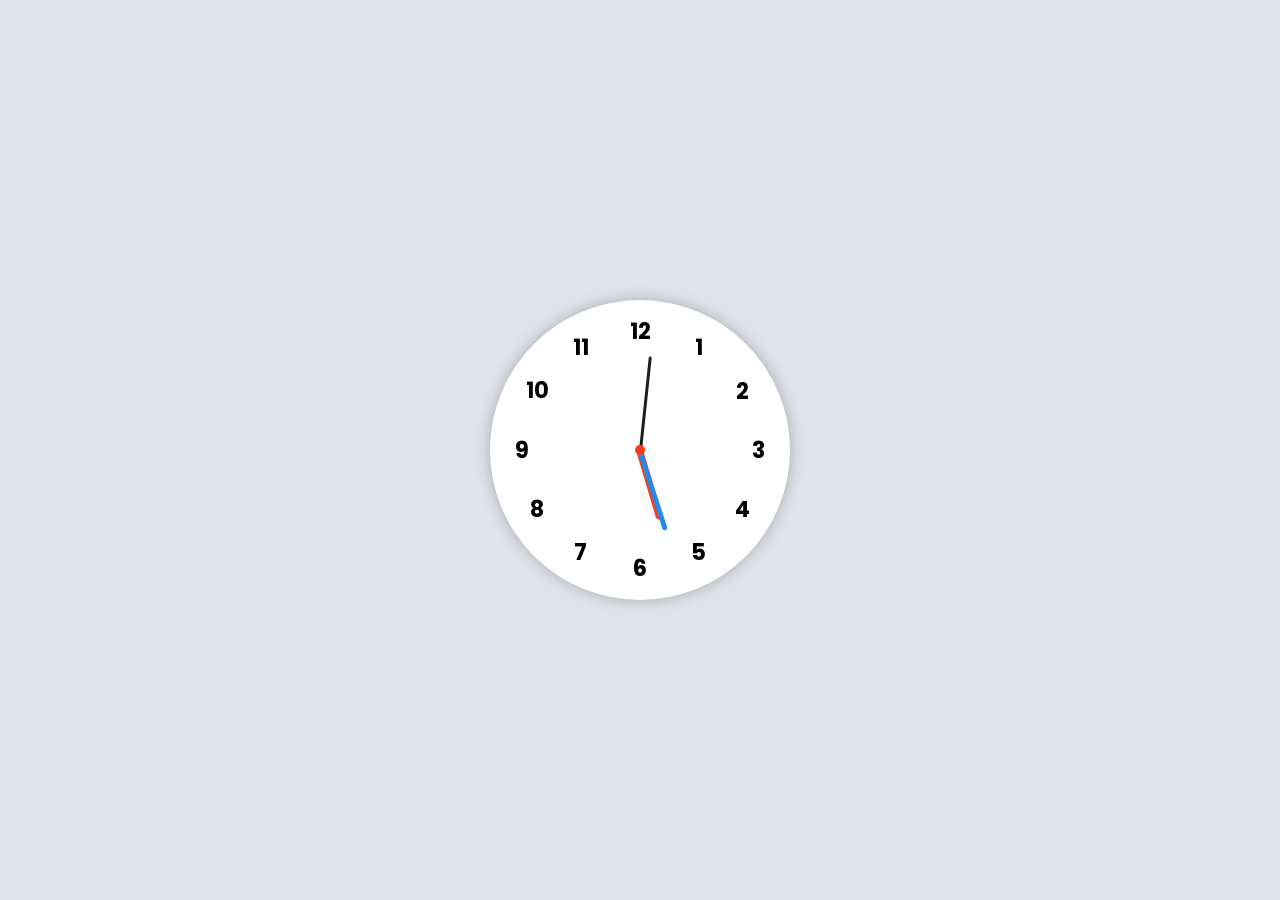
<file: Analog Clock/index.html>
<!DOCTYPE html>
<html lang="en">
<head>
    <meta charset="UTF-8">
    <meta name="viewport" content="width=device-width, initial-scale=1.0">

    <!-- Title -->
    <title>Analog Clock</title>

    <!-- Link To CSS -->
    <link rel="stylesheet" href="style.css">
</head>
<body>
    <div class="container">
        <div class="clock">
            <div style="--clr:#ff3a1c; --h:72px; --w:7px;" class="hand" id="hour"><i></i></div>
            <div style="--clr:#228be6; --h:84px; --w:5px;" class="hand" id="minute"><i></i></div>
            <div style="--clr:#221d1d; --h:94px; --w:3px;" class="hand" id="second"><i></i></div>


            <span style="--i:1"><b>1</b></span>
            <span style="--i:2"><b>2</b></span>
            <span style="--i:3"><b>3</b></span>
            <span style="--i:4"><b>4</b></span>
            <span style="--i:5"><b>5</b></span>
            <span style="--i:6"><b>6</b></span>
            <span style="--i:7"><b>7</b></span>
            <span style="--i:8"><b>8</b></span>
            <span style="--i:9"><b>9</b></span>
            <span style="--i:10"><b>10</b></span>
            <span style="--i:11"><b>11</b></span>
            <span style="--i:12"><b>12</b></span>
        </div>
    </div>

    <!-- Link To Javascript -->
    <script src="script.js"></script>
</body>
</html>
</file>
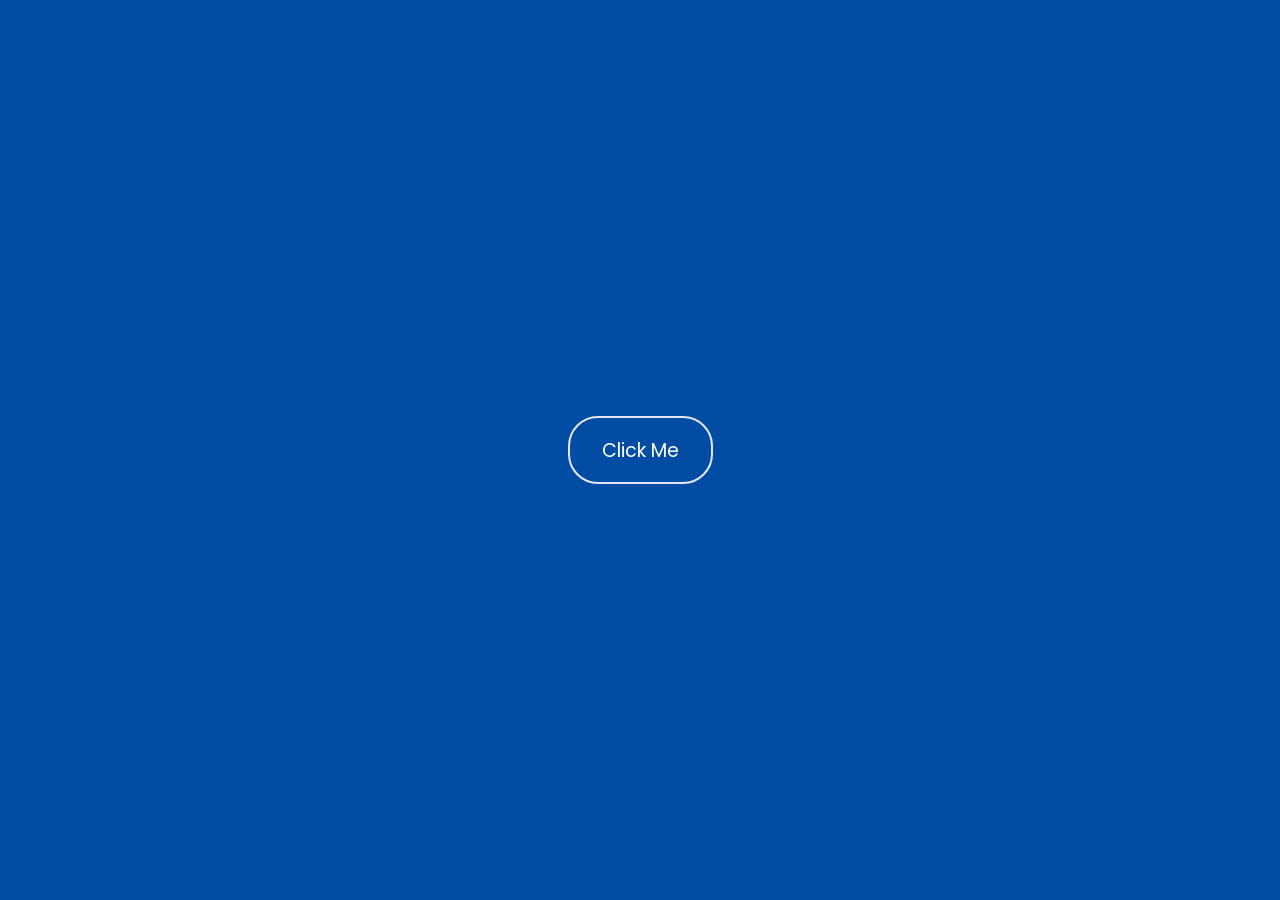
<file: Background Change/index.html>
<!DOCTYPE html>
<html lang="en">
<head>
    <meta charset="UTF-8">
    <meta name="viewport" content="width=device-width, initial-scale=1.0">

    <!-- Title -->
    <title>Background Change On Click</title>

    <!-- Link To CSS -->
    <link rel="stylesheet" href="style.css">
</head>
<body>
    <button id="btn">Click Me</button>

    <!-- Link To Javascript -->
    <script src="script.js"></script>
</body>
</html>
</file>
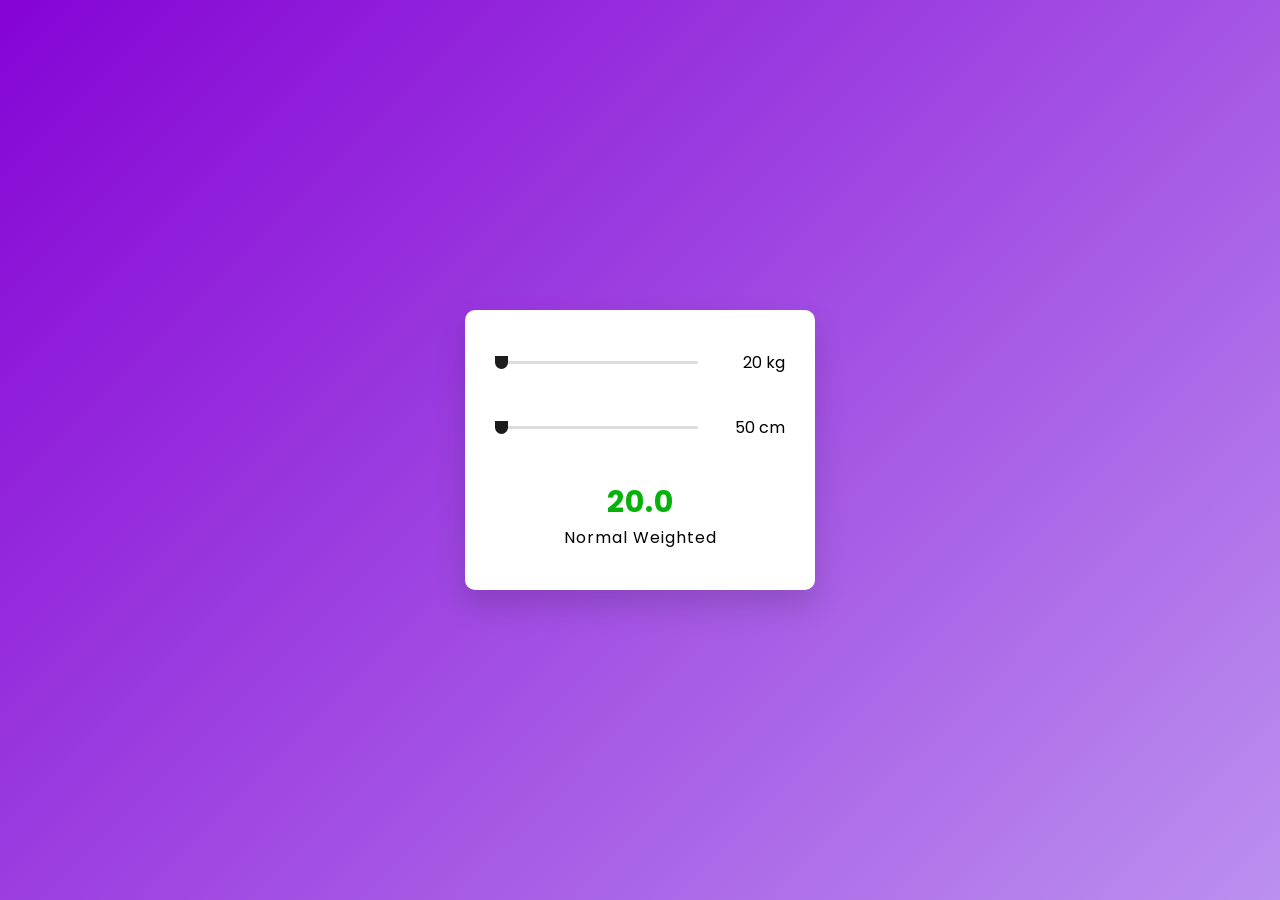
<file: BMI Calculator/index.html>
<!DOCTYPE html>
<html lang="en">
<head>
    <meta charset="UTF-8">
    <meta name="viewport" content="width=device-width, initial-scale=1.0">

    <!-- Title -->
    <title>BMI Calculator</title>

    <!-- Link To CSS -->
    <link rel="stylesheet" href="style.css">
</head>
<body>
    <div class="container">
        <div class="row">
            <input type="range" min="20" max="200" value="20" id="weight"  oninput="calculate()">
            <span id="weight-val">20 kg</span>
        </div>
        <div class="row">
            <input type="range" min="50" max="230" value="50" id="height" oninput="calculate()">
            <span id="height-val">50 cm</span>
        </div>
        <p id="result">20.0</p>
        <p id="category">Normal Weighted</p>
    </div>
    <!-- Link To Javascript -->
    <script src="script.js"></script>
</body>
</html>
</file>
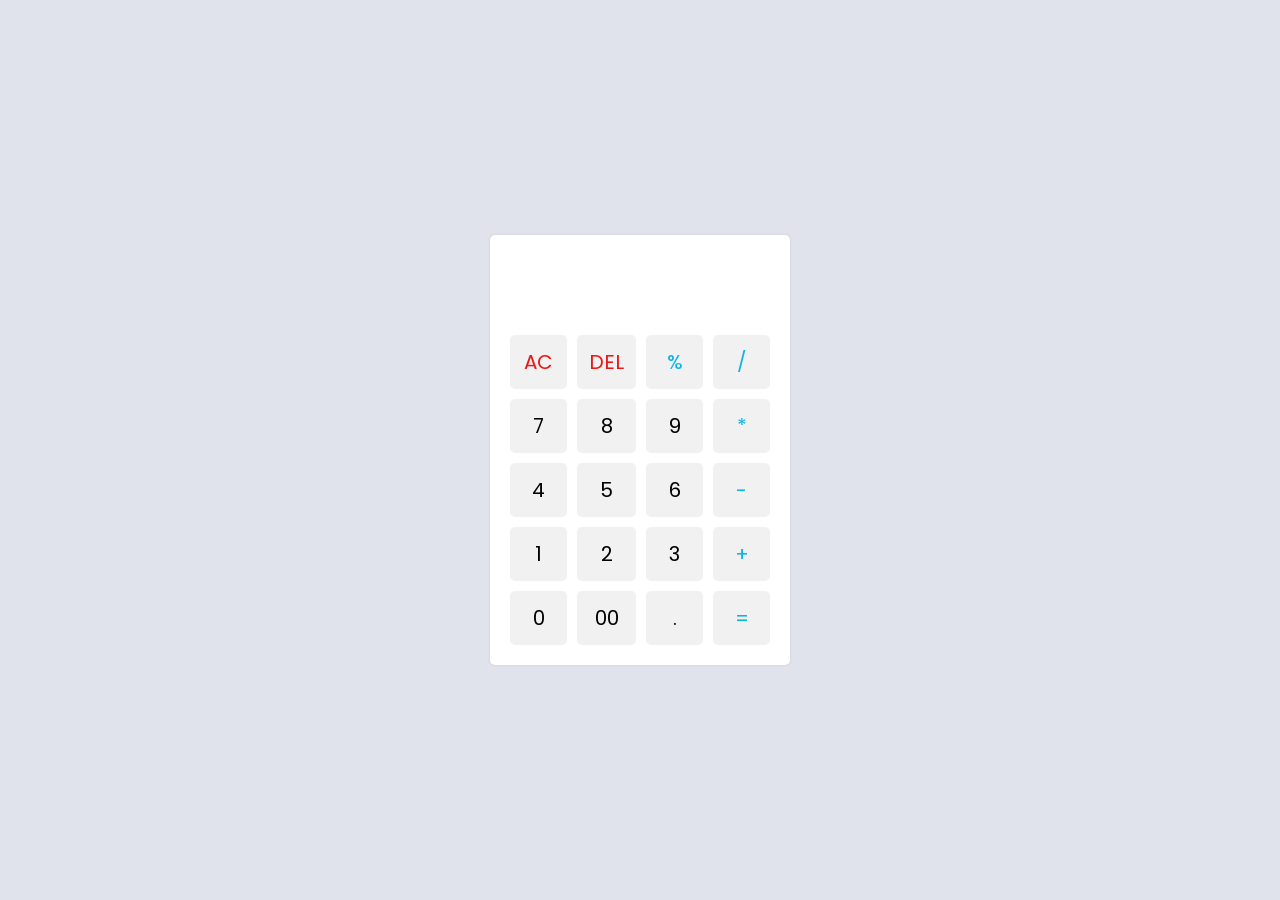
<file: Calculator/index.html>
<!DOCTYPE html>
<html lang="en">
<head>
    <meta charset="UTF-8">
    <meta name="viewport" content="width=device-width, initial-scale=1.0">

    <!-- Title -->
    <title>Calculator</title>

    <!-- Link To CSS -->
    <link rel="stylesheet" href="style.css">
</head>
<body>
    <div class="container">
        <input type="text" class="display">
        <div class="buttons">
            <button data-value = "AC" class = "operators">AC</button>
            <button data-value = "DEL" class = "operators">DEL</button>
            <button data-value = "%" class = "operator">%</button>
            <button data-value = "/" class = "operator">/</button>

            <button data-value = "7">7</button>
            <button data-value = "8">8</button>
            <button data-value = "9">9</button>
            <button data-value = "*" class = "operator">*</button>

            <button data-value = "4">4</button>
            <button data-value = "5">5</button>
            <button data-value = "6">6</button>
            <button data-value = "-" class = "operator">-</button>

            <button data-value = "1">1</button>
            <button data-value = "2">2</button>
            <button data-value = "3">3</button>
            <button data-value = "+" class = "operator">+</button>

            <button data-value = "0">0</button>
            <button data-value = "00">00</button>
            <button data-value = ".">.</button>
            <button data-value = "=" class = "operator">=</button>
        </div>
    </div>

    <!-- Link To JavaScript -->
    <script src="script.js"></script>
</body>
</html>
</file>
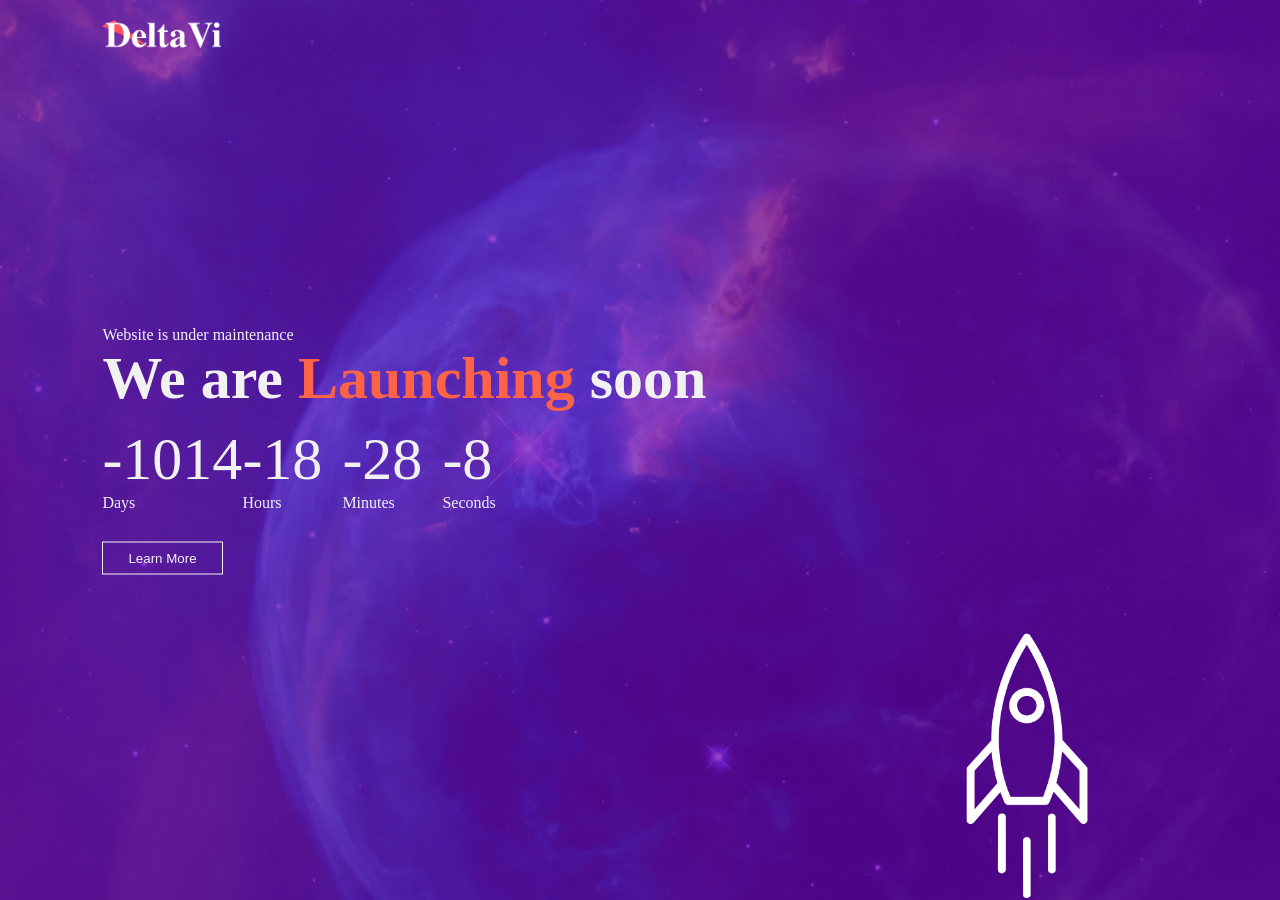
<file: Coming Soon/index.html>
<!DOCTYPE html>
<html lang="en">
<head>
    <meta charset="UTF-8">
    <meta name="viewport" content="width=device-width, initial-scale=1.0">

    <!-- Title -->
    <title>Coming Soon</title>

    <!-- Link To CSS -->
    <link rel="stylesheet" href="style.css">

</head>
<body>
    <div class="container">
        <img src="Assets/logo.png" alt="Logo" class="logo">
        <div class="content">
            <p>Website is under maintenance</p>
            <h1>We are <span>Launching</span> soon</h1>
            <div class="launch-time">
                <div>
                    <p id="days">00</p>
                    <span>Days</span>
                </div>
                <div>
                    <p id="hours">00</p>
                    <span>Hours</span>
                </div>
                <div>
                    <p id="minutes">00</p>
                    <span>Minutes</span>
                </div>
                <div>
                    <p id="seconds">00</p>
                    <span>Seconds</span>
                </div>
            </div>
            <button>Learn More</button>
        </div>
        <img src="Assets/rocket.png" alt="Rocket" class="rocket">
    </div>

    <!-- JavaScript Link -->
    <script src="script.js"></script>
</body>
</html>
</file>
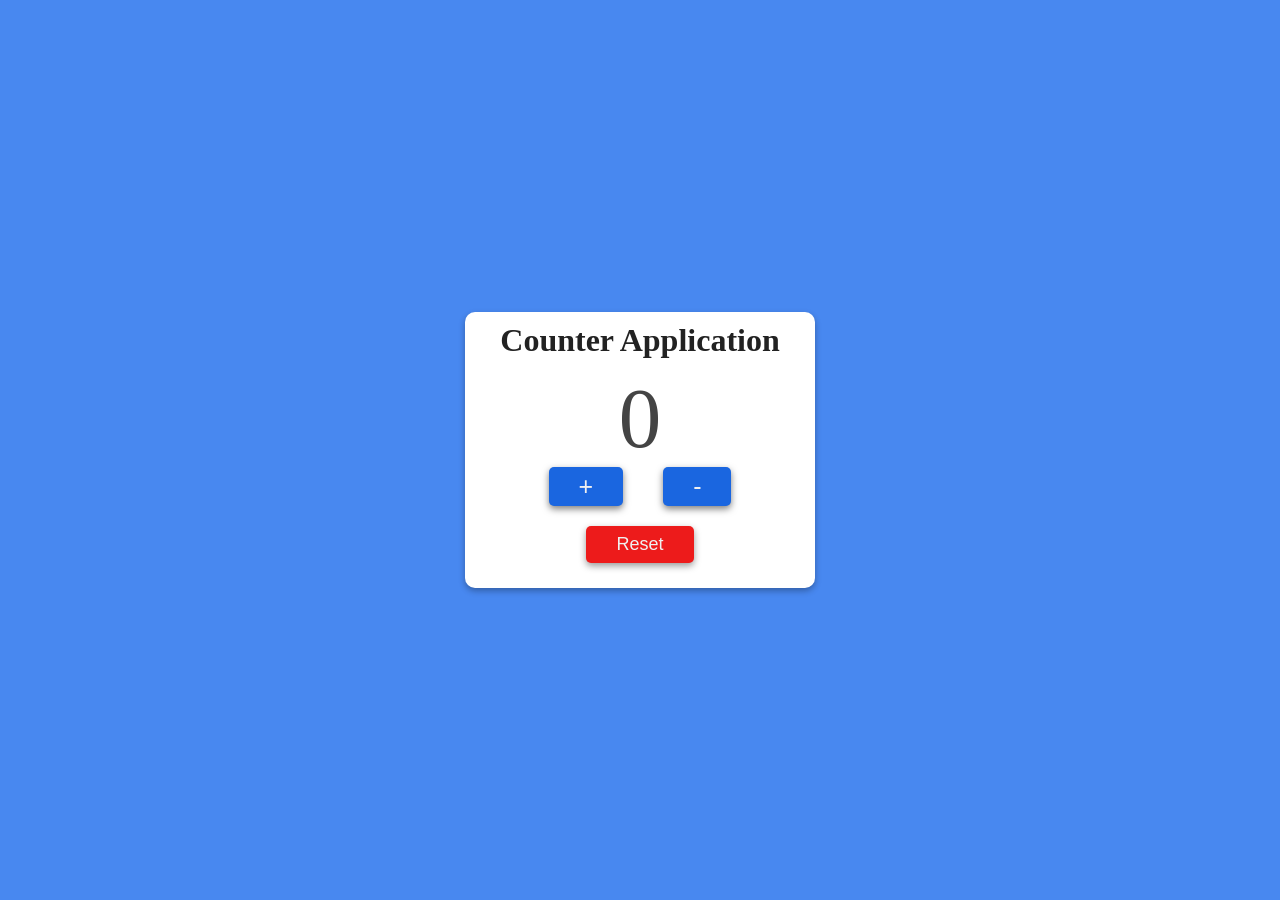
<file: Counter/index.html>
<!DOCTYPE html>
<html lang="en">
<head>
    <meta charset="UTF-8">
    <meta name="viewport" content="width=device-width, initial-scale=1.0">

    <!-- Title -->
    <title>Counter</title>

    <!-- Link To CSS -->
    <link rel="stylesheet" href="style.css">
</head>
<body>
    <div class="container-card">
        <h1>Counter Application</h1>
        <div class="counter-display" id="counter-display">0</div>
        <div class="counter-btn">
            <button id="incrementBtn" class="blue-btn">+</button>
            <button id="decrementBtn" class="blue-btn">-</button>
        </div>
        <button class="resetBtn" id="resetBtn">Reset</button>
    </div>

    <!-- Link To JavaScript -->
    <script src="script.js"></script>
</body>
</html>
</file>
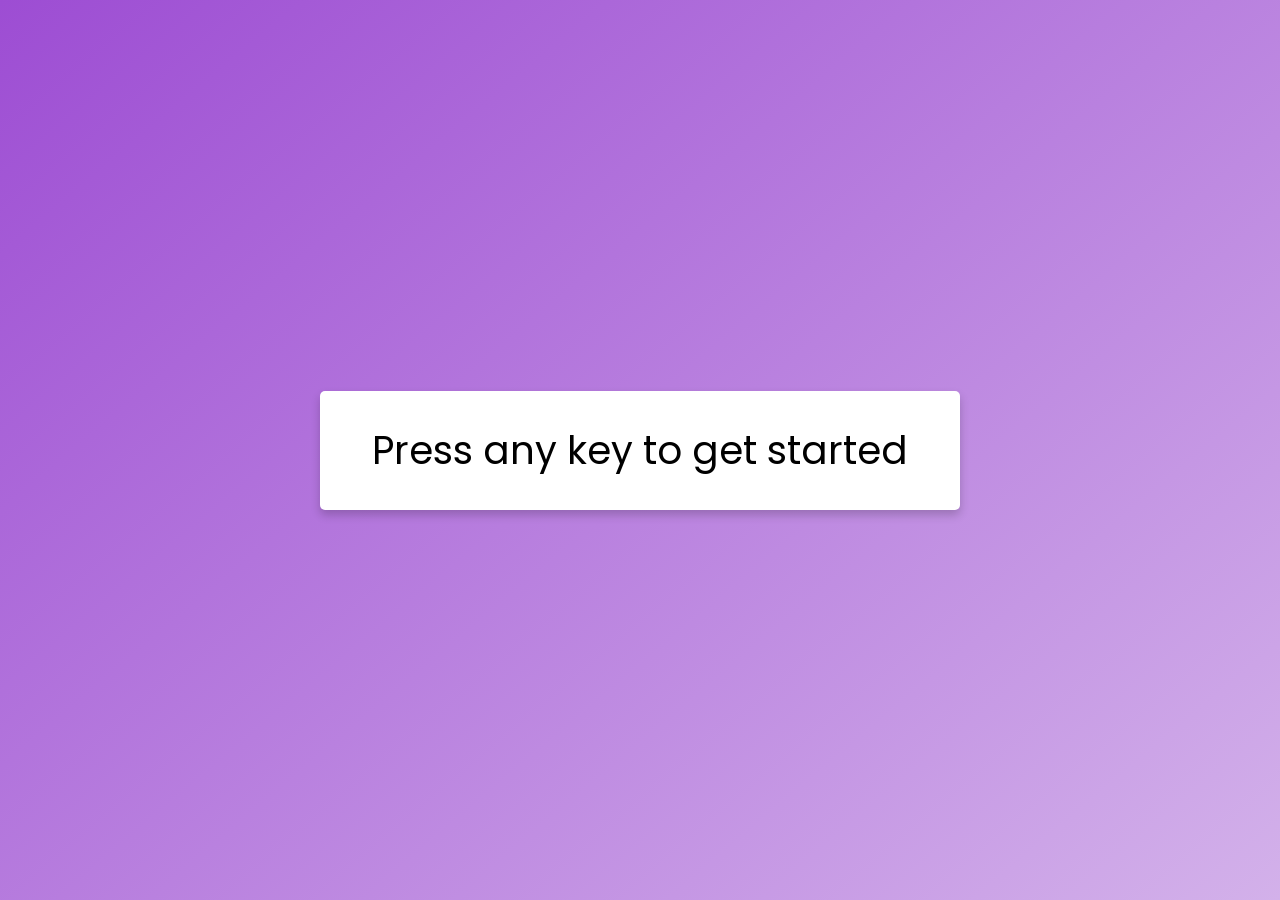
<file: Detect Key Press/index.html>
<!DOCTYPE html>
<html lang="en">
<head>
    <meta charset="UTF-8">
    <meta name="viewport" content="width=device-width, initial-scale=1.0">

    <!-- Title -->
    <title>Detect Key Press</title>

    <!-- Link To CSS -->
    <link rel="stylesheet" href="style.css">
</head>
<body>
    <div id="result">Press any key to get started</div>

    <!-- Link To Javascript -->
    <script src="script.js"></script>
</body>
</html>
</file>
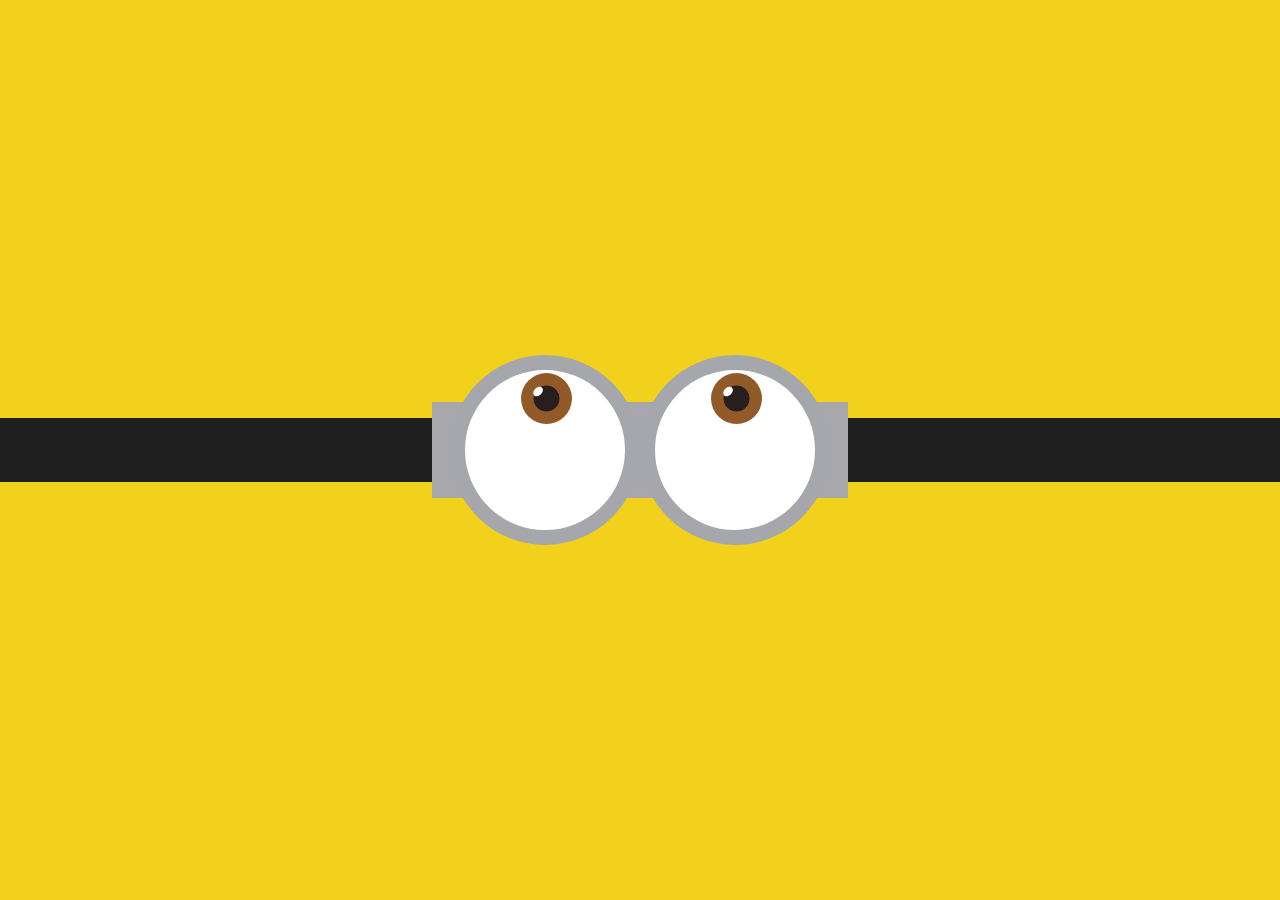
<file: Eyes Follow Cursor/index.html>
<!DOCTYPE html>
<html lang="en">
<head>
    <meta charset="UTF-8">
    <meta name="viewport" content="width=device-width, initial-scale=1.0">

    <!-- Title -->
    <title>Minion Eyes</title>

    <!-- Link To CSS -->
    <link rel="stylesheet" href="style.css">
</head>
<body>
    <div class="container">
        <div class="eye-wrapper">
            <div class="eye">
                <div class="eyeball"></div>
            </div>
            <div class="eye">
                <div class="eyeball"></div>
            </div>
        </div>
    </div>
    <!-- Link To JavaScript -->
    <script src="script.js"></script>
</body>
</html>
</file>
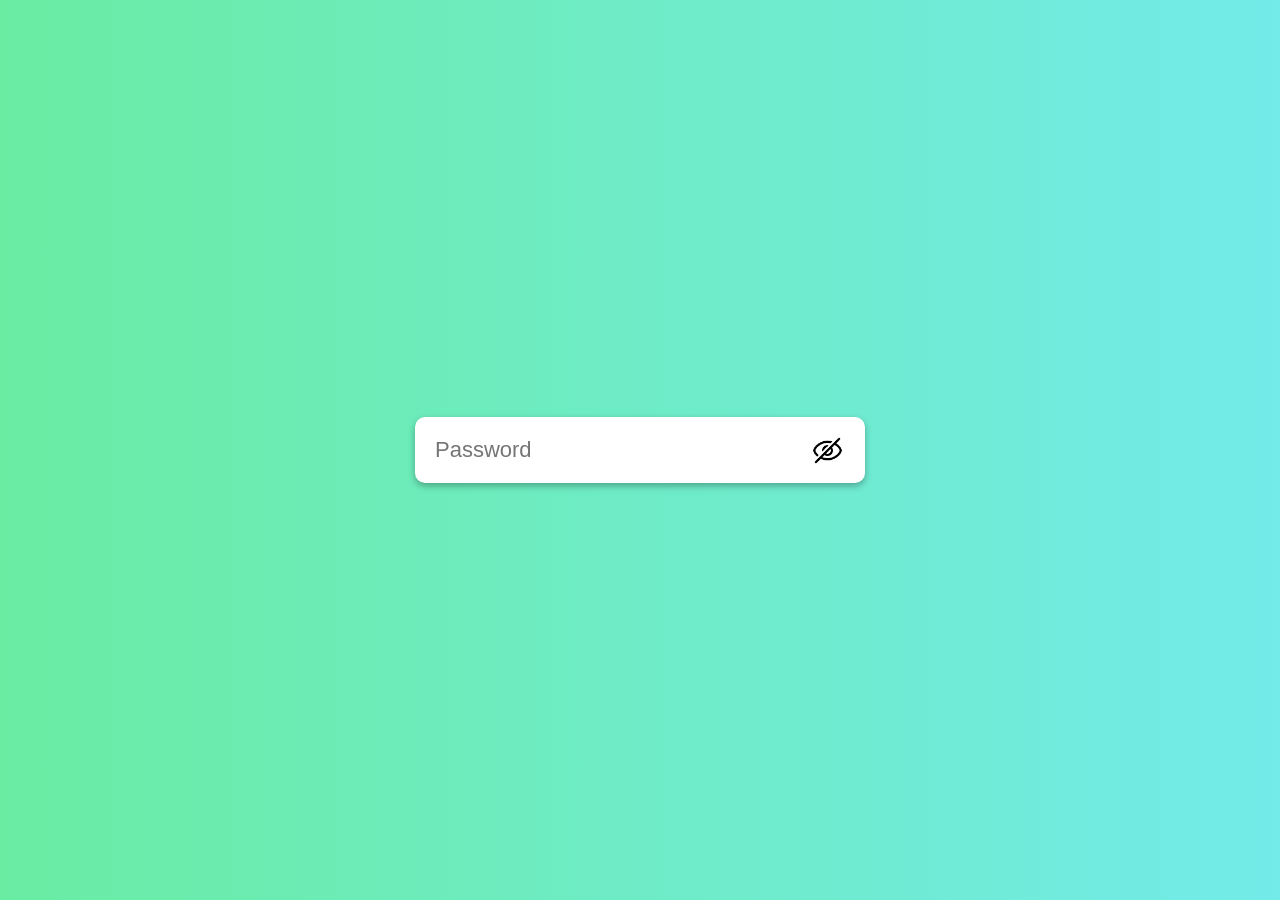
<file: Hide And Show Password/index.html>
<!DOCTYPE html>
<html lang="en">
<head>
    <meta charset="UTF-8">
    <meta name="viewport" content="width=device-width, initial-scale=1.0">

    <!-- Title -->
    <title>Hide & Show Password</title>

    <!-- Link To CSS -->
    <link rel="stylesheet" href="style.css">
</head>
<body>
    <div class = "input-box">
        <input type = "password" placeholder = "Password" id = "Password">
        <img src = "Assets/eye.png" id = "eyeIcon">
    </div>

    <!-- Link To JavaScript -->
    <script src="script.js"></script>
</body>
</html>
</file>
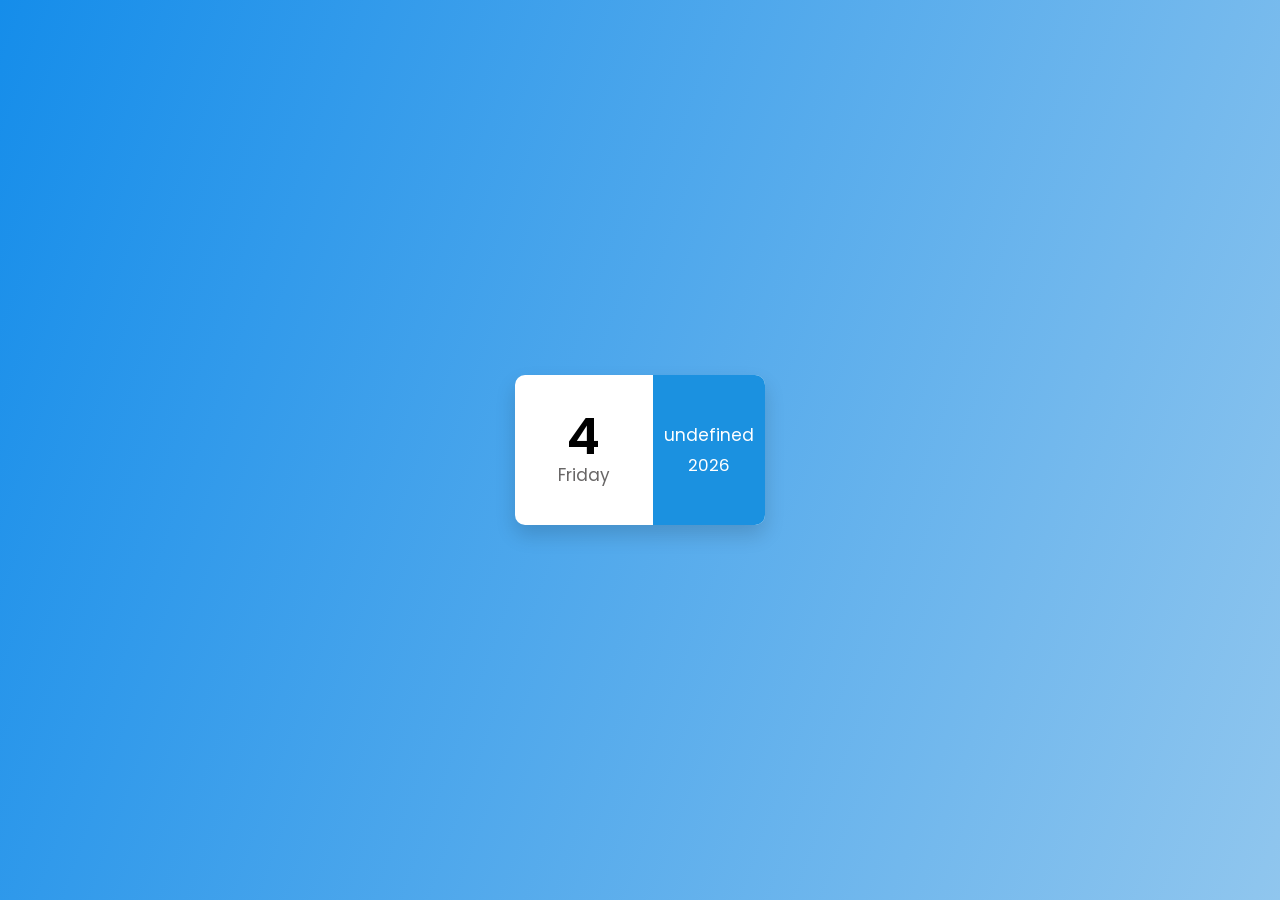
<file: MIni Calendar/index.html>
<!DOCTYPE html>
<html lang="en">
<head>
    <meta charset="UTF-8">
    <meta name="viewport" content="width=device-width, initial-scale=1.0">

    <!-- Title -->
    <title>Mini Calendar</title>

    <!-- Link To CSS -->
    <link rel="stylesheet" href="style.css">
</head>
<body>
    <div class="container">
        <div class="left">
            <p id="number">1</p>
            <p id="day">Monday</p>
        </div>
        <div class="right">
            <p id="month">January</p>
            <p id="year">2020</p>
        </div>
    </div>

    <!-- Link To Javascript -->
    <script src="script.js"></script>
</body>
</html>
</file>
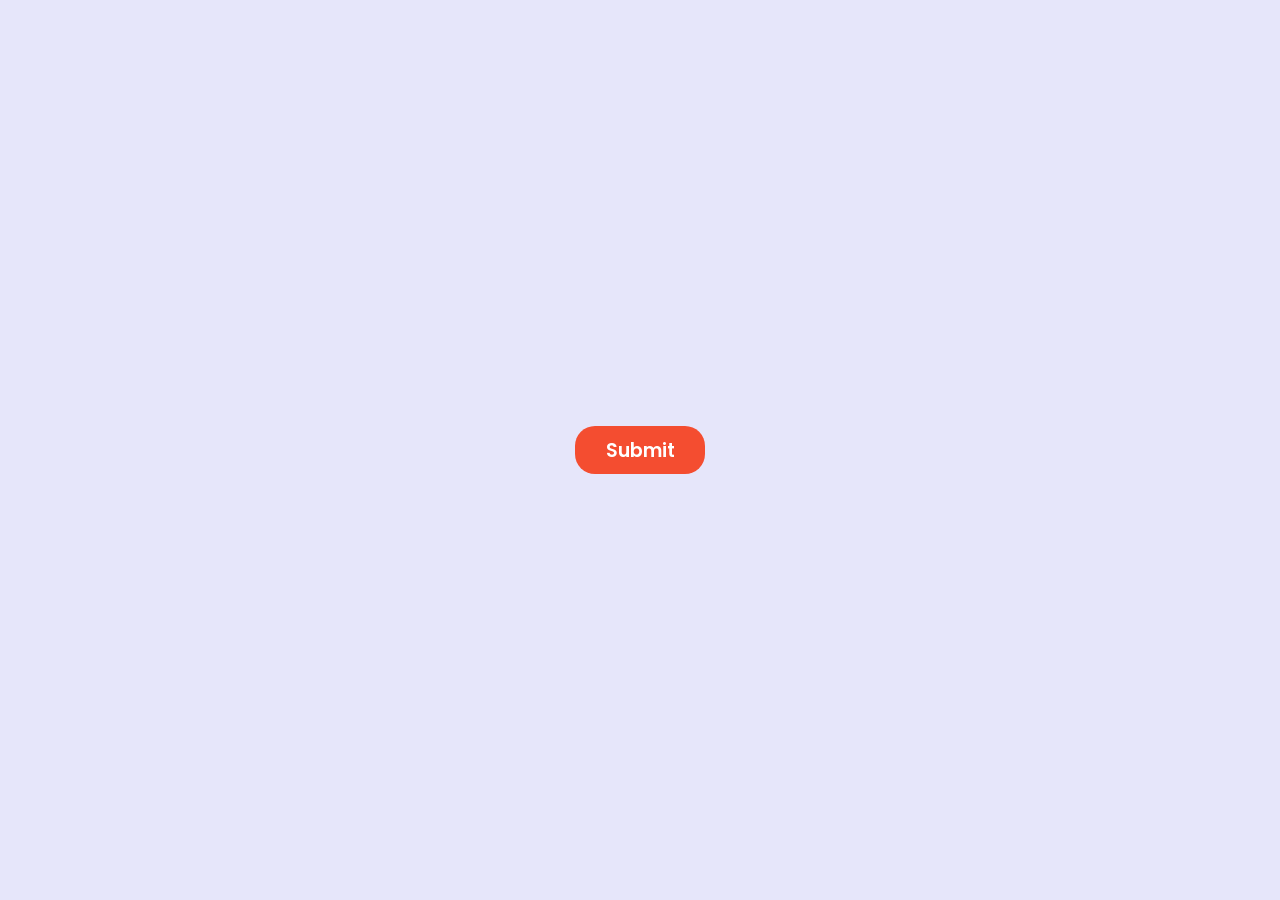
<file: Pop Up/index.html>
<!DOCTYPE html>
<html lang="en">
<head>
    <meta charset="UTF-8">
    <meta name="viewport" content="width=device-width, initial-scale=1.0">

    <!-- Title -->
    <title>Pop Up</title>

    <!-- Link To CSS -->
    <link rel="stylesheet" href="style.css">
</head>
<body>
    <div class="container">
        <button type="submit" class="open" onclick="openPop()">Submit</button>
        <div class="pop" id="popUp">
            <img src="check-mark.png">
            <h2>Thank You!</h2>
            <p>Your details are successfully submitted. Thank you for your patience</p>
            <button class="close" onclick="closePop()">Ok</button>
        </div>
    </div>

    <!-- Link To JavaScript -->
    <script src="script.js"></script>
</body>
</html>
</file>
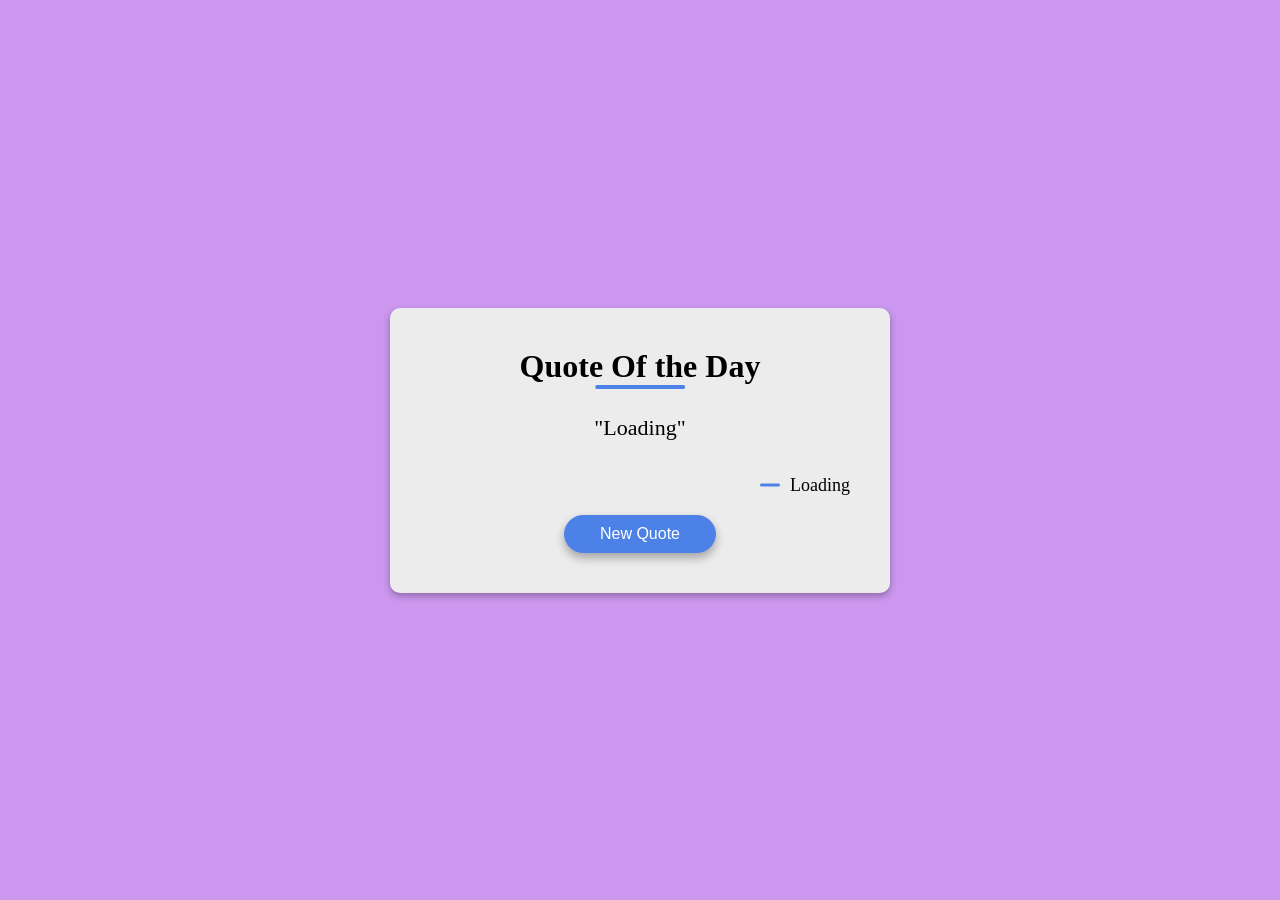
<file: Quote Generator/index.html>
<!DOCTYPE html>
<html lang="en">
<head>
    <meta charset="UTF-8">
    <meta name="viewport" content="width=device-width, initial-scale=1.0">

    <!-- Title -->
    <title>Quote Generator</title>

    <!-- Link To CSS -->
    <link rel="stylesheet" href="style.css">
</head>
<body>
    <div class="quote-box">
        <h2>Quote Of the Day</h2>
        <blockquote id="content">Loading</blockquote>
        <span id="author">Loading</span>
        <div>
            <button onclick = "getUrl(get_url)">New Quote</button>
        </div>
    </div>

    <!-- JavaScript Link -->
    <script src="script.js"></script>
</body>
</html>
</file>
<file: Analog Clock/style.css>
@import url('https://fonts.googleapis.com/css2?family=Poppins:ital,wght@0,100;0,200;0,300;0,400;0,500;0,600;0,700;0,800;0,900;1,100;1,200;1,300;1,400;1,500;1,600;1,700;1,800;1,900&display=swap');
*{
    margin: 0;
    padding: 0;
    box-sizing: border-box;font-family: 'Poppins', sans-serif;
}
body{
    min-height: 100vh;
    display: flex;
    align-items: center;
    justify-content: center;
    background-color: #e0e3eb;
}
.container{
    position: relative;
}
.container .clock{
    width: 300px;
    height: 300px;
    background-color: #fff;
    border-radius: 50%;
    box-shadow: 0 0 15px rgba(0,0,0,0.25);
    display: flex;
    align-items: center;
    justify-content: center;
}
.clock span{
    position: absolute;
    inset: 15px;
    transform: rotate(calc(30deg * var(--i)));
    text-align: center;
}
.clock span b{
    transform: rotate(calc(-30deg * var(--i)));
    font-size: 22px;
    display: inline-block;
}
.clock::before{
    content: "";
    position: absolute;
    width: 10px;
    height: 10px;
    background-color: #ff3a1c;
    border-radius: 50%;
    z-index: 100;
}
.hand{
    display: flex;
    justify-content: center;
    align-items: flex-end;
}
.hand i{
    position: absolute;
    width: var(--w);
    height: var(--h);
    background-color: var(--clr);
    border-radius: 20px;
}
</file>
<file: Background Change/style.css>
@import url('https://fonts.googleapis.com/css2?family=Poppins:ital,wght@0,100;0,200;0,300;0,400;0,500;0,600;0,700;0,800;0,900;1,100;1,200;1,300;1,400;1,500;1,600;1,700;1,800;1,900&display=swap');
*{
    margin: 0;
    padding: 0;
    box-sizing: border-box;font-family: 'Poppins', sans-serif;
}
body{
    display: flex;
    align-items: center;
    justify-content: center;
    min-height: 100vh;
    background-color: #000;
}
button{
    padding: 1.1rem 2rem;
    font-size: 19px;
    background: transparent;
    outline: none;
    border: 2px solid lavender;
    color: #ffffff;
    border-radius: 30px;
    cursor: pointer;
}
button:active{
    transform: scale(0.95);
}
</file>
<file: BMI Calculator/style.css>
@import url('https://fonts.googleapis.com/css2?family=Poppins:ital,wght@0,100;0,200;0,300;0,400;0,500;0,600;0,700;0,800;0,900;1,100;1,200;1,300;1,400;1,500;1,600;1,700;1,800;1,900&display=swap');
*{
    margin: 0;
    padding: 0;
    box-sizing: border-box;font-family: 'Poppins', sans-serif;
}
body{
    min-height: 100vh;
    background: linear-gradient(135deg,#8503d5,#bb90ef);
}
.container{
    min-width: 350px;
    background-color: #fff;
    padding: 40px 30px;
    position: absolute;
    top: 50%;
    left: 50%;
    transform: translate(-50%,-50%);
    box-shadow: 0 15px 30px rgba(0,0,0,0.15);
    border-radius: 10px;
}
.row{
    display: flex;
    align-items: center;
    justify-content: space-between;
    margin-bottom: 40px;
}
input[type = "range"]{
    -webkit-appearance: none;
    appearance: none;
    width: 70%;
    height: 3px;
    border-radius: 10px;
    background-color: #dcdcdc;
}
input[type = "range"]::-webkit-slider-thumb{
    -webkit-appearance: none;
    appearance: none;
    width: 13px;
    height: 13px;
    background-color: #1d1c1c;
    border-bottom-left-radius: 50%;
    border-bottom-right-radius: 50%;
    cursor: pointer;
}
#result{
    font-size: 30px;
    font-weight: 700;
    text-align: center;
    letter-spacing: 1px;
    color: #06b209;
}
#category{
    font-size: 16px;
    text-align: center;
    letter-spacing: 1px;
}
</file>
<file: Calculator/style.css>
@import url('https://fonts.googleapis.com/css2?family=Poppins:ital,wght@0,100;0,200;0,300;0,400;0,500;0,600;0,700;0,800;0,900;1,100;1,200;1,300;1,400;1,500;1,600;1,700;1,800;1,900&display=swap');
*{
    margin: 0;
    padding: 0;
    box-sizing: border-box;font-family: 'Poppins', sans-serif;
}
body{
    min-height: 100vh;
    background-color: #e0e3eb;
    display: flex;
    align-items: center;
    justify-content: center;
}
.container{
    max-width: 300px;
    background-color: #fff;
    width: 100%;
    padding: 10px 20px 20px;
    border-radius: 5px;
    box-shadow: 0 0 3px rgba(0,0,0,0.1);
}
.display{
    width: 100%;
    height: 80px;
    text-align: right;
    margin-bottom: 10px;
    outline: none;
    border: none;
    font-size: 25px;
    color: #444;
    pointer-events: none;
}
.buttons{
    display: grid;
    grid-template-columns: repeat(4,1fr);
    grid-gap: 10px;
}
.buttons button{
    padding: 12px;
    font-size: 20px;
    background-color: #f2f1f1;
    border: 0;
    outline: none;
    cursor: pointer;
    border-radius: 5px;
    transition: all o.3s ease;
}
.buttons button:hover{
    transform: scale(0.95);
}
.buttons .operators{
    color: #eb1616;
}
.buttons .operator{
    color: #0ab4e3;
}
</file>
<file: Coming Soon/style.css>
*{
    margin: 0;
    padding: 0;
    box-sizing: border-box;
    list-style: none;
    text-decoration: none;
}
body{
    min-height: 100vh;
}
.container{
    width: 100vw;
    height: 100vh;
    background: url('Assets/background.png');
    background-position: center;
    background-size: cover;
    background-repeat: no-repeat;
    padding: 0 8%;
}
.logo{
    width: 120px;
    padding: 20px 0;
    cursor: pointer;
    margin-bottom: 35px;
}
.content{
    position: absolute;
    top: 50%;
    transform: translateY(-50%);
    color: #f1f1f1;
}
.content h1{
    font-size: 60px;
    margin-bottom: 12px;
}
.content h1 span{
    color: tomato;
}
button{
    padding: 8px 25px;
    background-color: transparent;
    outline: none;
    border: 1.5px solid #f4f4f4;
    color: #f4f4f4;
    cursor: pointer;
    transition: all 0.7s ease-in;
}
button:hover{
    transform: translateX(10px);
    opacity: 0.8;
}
.launch-time{
    display: flex;
    margin-bottom: 30px;
}
.launch-time div{
    flex-basis: 100px;
}
.launch-time div p{
    font-size: 60px;
}
.rocket{
    width: 250px;
    position: absolute;
    right: 10%;
    bottom: 0;
    animation: rocket 4s linear infinite;
}
@keyframes rocket{
    0%{
        bottom: 0;
        opacity: 0;
    }
    100%{
        bottom: 105%;
        opacity: 1;
    }
}

@media screen and (max-width:768px) {
    .content h1{
        font-size: 40px;
    }
    .launch-time div p{
        font-size: 40px;
    }
}
</file>
<file: Counter/style.css>
*{
    margin: 0;
    padding: 0;
    box-sizing: border-box;
    list-style: none;
    text-decoration: none;
}
body{
    min-height: 100vh;
    background-color: #4888f0;
    display: flex;
    align-items: center;
    justify-content: center;
}
.container-card{
    max-width: 350px;
    width: 100%;
    background-color: #fff;
    padding: 10px 20px;
    border-radius: 10px;
    box-shadow: 0 3px 6px rgba(0,0,0,0.3);
    display: flex;
    align-items: center;
    justify-content: center;
    flex-direction: column;
    margin: 10px;
}
.container-card h1{
    color: #222;
    margin-bottom: 10px;
    text-align: center;
}
.counter-display{
    font-size: 85px;
    color: #444;
}
.counter-btn{
    display: flex;
    align-items: center;
    gap: 40px;
    margin-bottom: 20px;
}
.blue-btn{
    padding: 5px 30px;
    font-size: 25px;
    cursor: pointer;
    color: #f0f0f0;
    background-color: #1a66e0;
    outline: none;
    border: none;
    border-radius: 5px;
    box-shadow: 0 3px 7px rgba(0, 0, 0, 0.5);
    transition: all 0.4s ease-in-out;
}
.blue-btn:hover{
    box-shadow: inset 0 3px 7px rgba(0, 0, 0, 0.5);
}
.resetBtn{
    padding: 8px 30px;
    font-size: 18px;
    cursor: pointer;
    color: #f0f0f0;
    background-color: #ed1b1b;
    outline: none;
    border: none;
    border-radius: 5px;
    box-shadow: 0 3px 7px rgba(0, 0, 0, 0.4);
    transition: all 0.4s ease-in-out;
    margin-bottom: 15px;
}
.resetBtn:hover{
    background-color: #f0f0f0;
    color: #ed1b1b;
    box-shadow: inset 0 3px 7px rgba(0, 0, 0, 0.4);
}

@media screen and (max-width:350px) {
    .blue-btn{
        transform: scale(0.85);
    }
    .resetBtn{
        transform: scale(0.85);
    }
}
</file>
<file: Detect Key Press/style.css>
@import url('https://fonts.googleapis.com/css2?family=Poppins:ital,wght@0,100;0,200;0,300;0,400;0,500;0,600;0,700;0,800;0,900;1,100;1,200;1,300;1,400;1,500;1,600;1,700;1,800;1,900&display=swap');
*{
    margin: 0;
    padding: 0;
    box-sizing: border-box;font-family: 'Poppins', sans-serif;
}
body{
    min-height: 100vh;
    display: flex;
    align-items: center;
    justify-content: center;
    background: linear-gradient(140deg,#9d4dd3,#d3b1ea);
}
#result{
    width: 100vw;
    background-color: #fff;
    padding: 30px 25px;
    text-align: center;
    border-radius: 5px;
    box-shadow: 0 5px 10px rgba(0,0,0,0.2);
    font-size: 4.3vmin;
}
#result span:nth-child(1){
    display: block;
    font-size: 2.5rem;
    color: #9d4dd3;
    font-weight: 700;
    font-style: italic;
    margin: 5px 0;
}
#result span:nth-child(2){
    display: block;
    font-weight: 600;
    font-size: 1.5rem;
}

/* Responsive */
@media screen and (min-width:768px){
    #result{
        width: 50vw;
    }
}
@media screen and (max-width:767px){
    #result{
        width: 60vw;
    }
    #result span:nth-child(1){
        font-size: 2rem;
    }
    #result span:nth-child(2){
        font-size: 1.25em;
    }
}
</file>
<file: Eyes Follow Cursor/style.css>
body{
    padding: 0;
    margin: 0;
    background-color: #f1d11c;
}
.container{
    width: 100vw;
    height: 100vh;
    display: flex;
    align-items: center;
    justify-content: center;
}
.container::before{
    content: "";
    position: absolute;
    width: 100%;
    height: 4em;
    background-color: #1f1e1e;
    top: 50%;
    left: 50%;
    transform: translate(-50%,-50%);
    z-index: -1;
}
.eye-wrapper{
    display: flex;
}
.eye-wrapper::before{
    content: "";
    position: absolute;
    width: 26em;
    height: 6em;
    background-color: #a8a7ac;
    margin: auto;
    left: 0;
    right: 0;
    top: 0;
    bottom: 0;
    z-index: -1;
}
.eye{
    width: 10em;
    height: 10em;
    border: 15px solid #a6a7ac;
    border-radius: 50%;
    z-index: 1;
    background-color: #fff;
}
.eyeball{
    width: 3.2em;
    height: 3.2em;
    background: radial-gradient(#271e1e 35%, #935a29 37%);
    border-radius: 50%;
    margin: 0.2em 3.5em;
    position: relative;
}
.eyeball::before{
    content: "";
    position: absolute;
    width: 0.5em;
    height: 0.7em;
    background-color: #fff;
    border-radius: 50%;
    top: 13px;
    left: 13px;
    transform: rotate(45deg);
}
</file>
<file: Hide And Show Password/style.css>
*{
    margin: 0;
    padding: 0;
    box-sizing: border-box;
}
body{
    min-height: 100vh;
    display: flex;
    align-items: center;
    justify-content: center;
    background: linear-gradient(to right,#6aeca3,#72ebe9);
}
.input-box{
    display: flex;
    align-items: center;
    width: 90%;
    max-width: 450px;
    padding: 10px 20px;
    background-color: #fff;
    border-radius: 10px;
    box-shadow: 0 3px 7px rgba(0,0,0,0.3);
}
.input-box input{
    width: 100%;
    padding: 10px 0;
    outline: 0;
    border: 0;
    font-size: 22px;
    color: #555;
}
.input-box input::-ms-reveal,
.input-box input::-ms-clear{
    display: none;
}
.input-box img{
    width: 35px;
    cursor: pointer;
}
</file>
<file: MIni Calendar/style.css>
@import url('https://fonts.googleapis.com/css2?family=Poppins:ital,wght@0,100;0,200;0,300;0,400;0,500;0,600;0,700;0,800;0,900;1,100;1,200;1,300;1,400;1,500;1,600;1,700;1,800;1,900&display=swap');
*{
    margin: 0;
    padding: 0;
    box-sizing: border-box;font-family: 'Poppins', sans-serif;
}
body{
    min-height: 100vh;
    display: flex;
    align-items: center;
    justify-content: center;
    background: linear-gradient(110deg,#158dea,#90c6ee);
}
.container{
    width: 250px;
    height: 150px;
    border-radius: 10px;
    box-shadow: 0 10px 20px rgba(0,0,0,0.15);
    background-color: #fff;
    display: flex;
    align-items: center;
    margin: 10px;
}
.left,
.right{
    width: 50%;
    height: 100%;
    display: flex;
    align-items: center;
    justify-content: center;
    flex-direction: column;
}
.left{
    width: 55%;
}
#number{
    font-size: 50px;
    line-height: 50px;
    font-weight: 600;
}
#day{
    font-size: 17px;
    font-weight: 400;
    color: #686666;
}
.right{
    width: 45%;
    background: #1b91e0;
    border-bottom-right-radius: 10px;
    border-top-right-radius: 10px;
}
#month{
    font-size: 17px;
    color: #fff;
}
#year{
    margin-top: 5px;
    font-size: 16.5px;
    color: #fff;
}

/* Responsive */
@media screen and (max-width:300px) {
    #number{
        font-size: 40px;
        line-height: 50px;
        font-weight: 600;
    }
    #day{
        font-size: 15.5px;
    }
    #month{
        font-size: 15px;
    }
    #year{
        font-size: 14.5px;
    }
}
</file>
<file: Pop Up/style.css>
@import url('https://fonts.googleapis.com/css2?family=Poppins:ital,wght@0,100;0,200;0,300;0,400;0,500;0,600;0,700;0,800;0,900;1,100;1,200;1,300;1,400;1,500;1,600;1,700;1,800;1,900&display=swap');
*{
    margin: 0;
    padding: 0;
    box-sizing: border-box;font-family: 'Poppins', sans-serif;
}
body{
    min-height: 100vh;
    display: flex;
    align-items: center;
    justify-content: center;
    background: lavender;
}
.open{
    padding: 0.6rem 1.9rem;
    font-size: 19px;
    border-radius: 20px;
    outline: none;
    border: none;
    background-color: #f44d30;
    color: #fff;
    cursor: pointer;
    font-weight: 600;
}
.pop{
    width: 350px;
    background-color: #fff;
    padding: 10px 20px;
    position: absolute;
    top: 0;
    left: 50%;
    transform: translate(-50%,-50%) scale(0.1);
    text-align: center;
    border-radius: 10px;
    box-shadow: 0 3px 5px rgba(0,0,0,0.15);
    visibility: hidden;
    transition: all 0.4s ease;
}
.add{
    visibility: visible;
    top: 50%;
    transform: translate(-50%,-50%) scale(1);
}
.pop img{
    width: 60px;
    margin-top: -50px;
}
.pop h2{
    font-size: 32px;
}
.pop p{
    margin: 5px 0 20px;
    font-size: 15px;
    word-wrap: break-word;
    color: #373636;
}
.pop button{
    padding: 0.4rem 2.4rem;
    background-color: #10ba19;
    outline: none;
    border: none;
    color: #fff;
    font-size: 17px;
    border-radius: 10px;
    margin-bottom: 20px;
    cursor: pointer;
}
</file>
<file: Quote Generator/style.css>
*{
    margin: 0;
    padding: 0;
    box-sizing: border-box;
}
body{
    min-height: 100vh;
    background-color: #cb97ef;
    display: flex;
    align-items: center;
    justify-content: center;
}
.quote-box{
    margin: 10px;
    width: 500px;
    background-color: #ececec;
    padding: 40px;
    border-radius: 10px;
    box-shadow: 0 3px 7px rgba(0,0,0,0.3);
    text-align: center;
}
.quote-box h2{
    font-size: 32px;
    margin-bottom: 30px;
    position: relative;
}
.quote-box h2::after{
    content: '';
    position: absolute;
    left: 50%;
    transform: translateX(-50%);
    bottom: -4px;
    width: 7vw;
    height: 4px;
    border-radius: 20px;
    background-color: #4c82e7;
}
.quote-box blockquote{
    font-size: 22px;
    min-height: 40px;
    position: relative;
}
.quote-box blockquote::before,
.quote-box blockquote::after{
    content: '"';
}
.quote-box span{
    margin-top: 20px;
    font-size: 18px;
    position: relative;
    float: right;
    flex-wrap: wrap;
}
.quote-box span::before{
    content: '';
    position: absolute;
    width: 20px;
    height: 3px;
    border-radius: 25px;
    background-color: #4c82e7;
    top: 50%;
    left: -30px;
    transform: translateY(-50%);
}
.quote-box div{
    margin-top: 60px;
}
.quote-box div button{
    padding: 9px 35px;
    font-size: 16px;
    color: #fff;
    background-color: #4c82e7;
    outline: none;
    border: 1px solid #4c82e7;
    border-radius: 25px;
    cursor: pointer;
    box-shadow: 0 5px 10px rgba(0,0,0,0.3);
}
.quote-box div button:hover{
    box-shadow: 0 5px 10px rgba(0,0,0,0.3),
                inset 0 5px 10px rgba(0,0,0,0.3);
}


/* Responsive */
@media screen and (max-width:575px) {
    .quote-box{
        padding: 15px;
    }
    .quote-box h2{
        font-size: 25px;
    }
    .quote-box blockquote{
        font-size: 20px;
    }
    .quote-box div button{
        padding: 5px 25px;
        font-size: 14px;
    }
}
</file>
